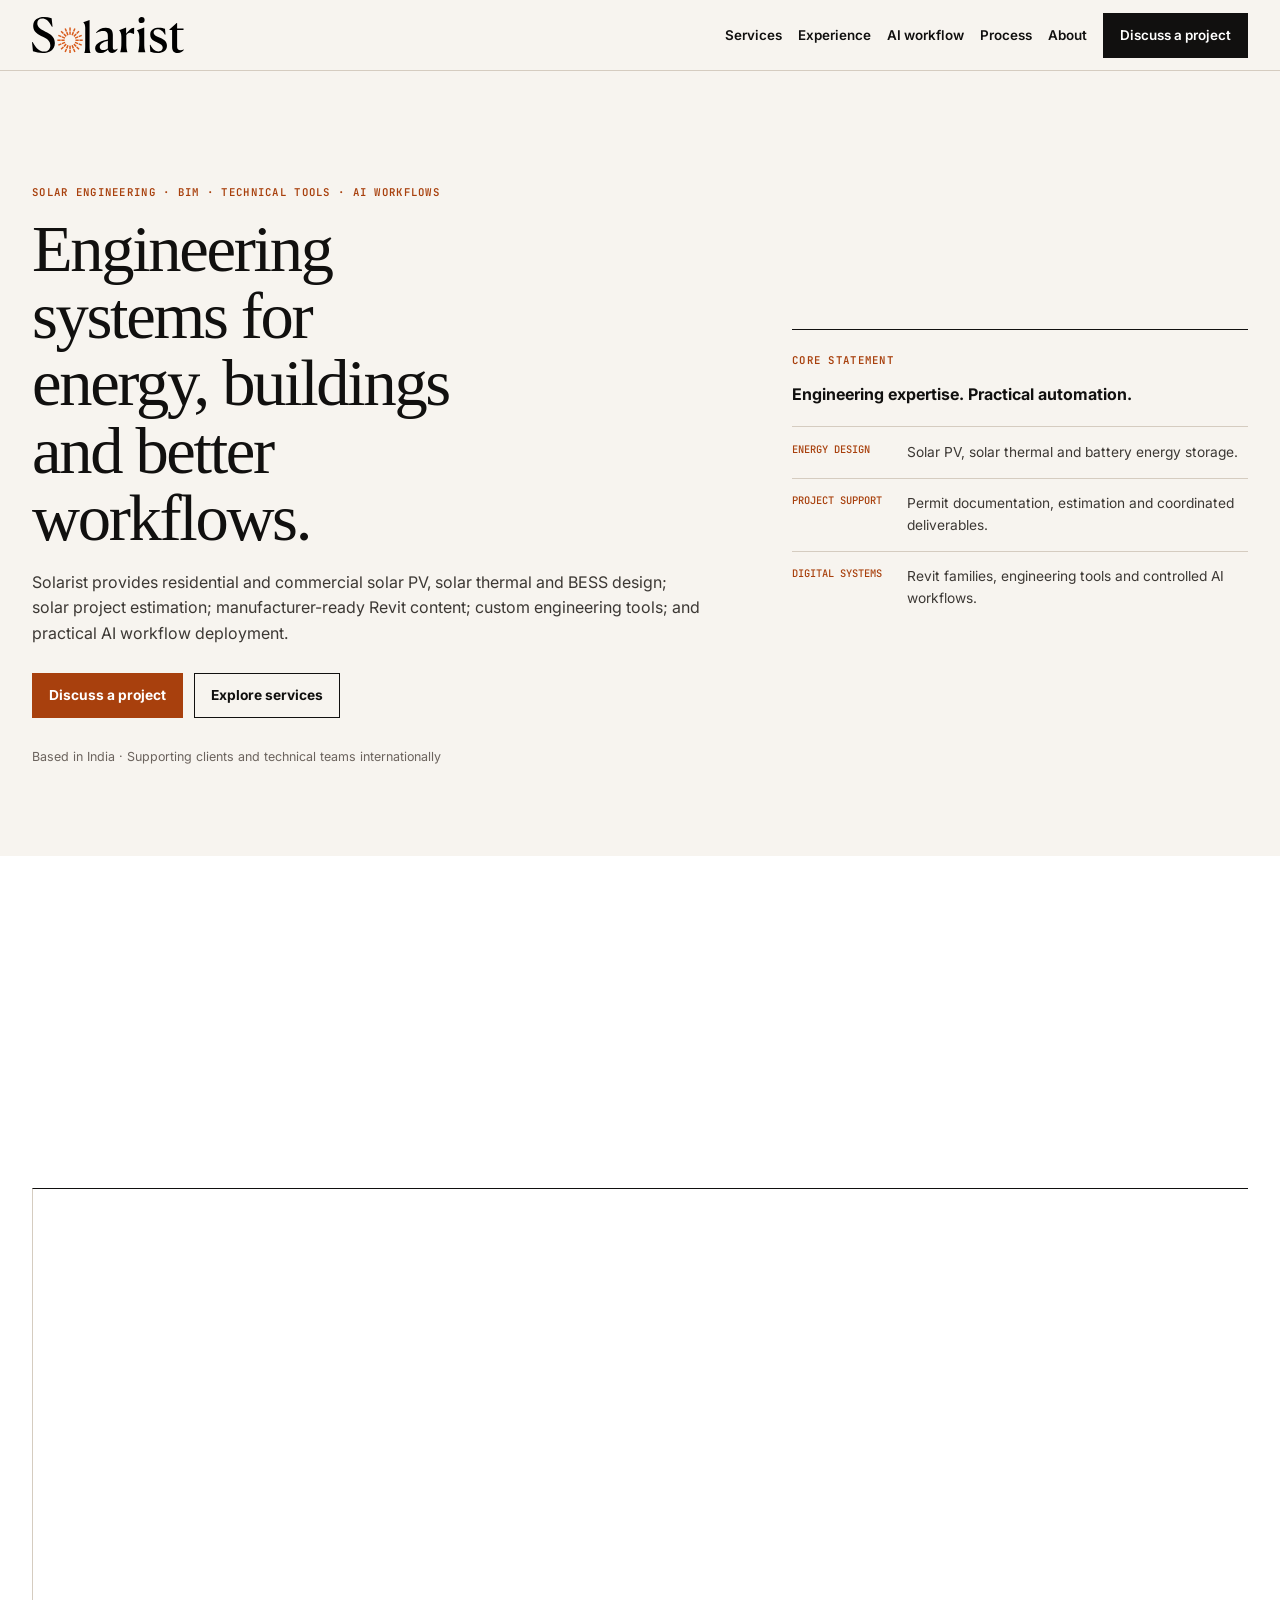
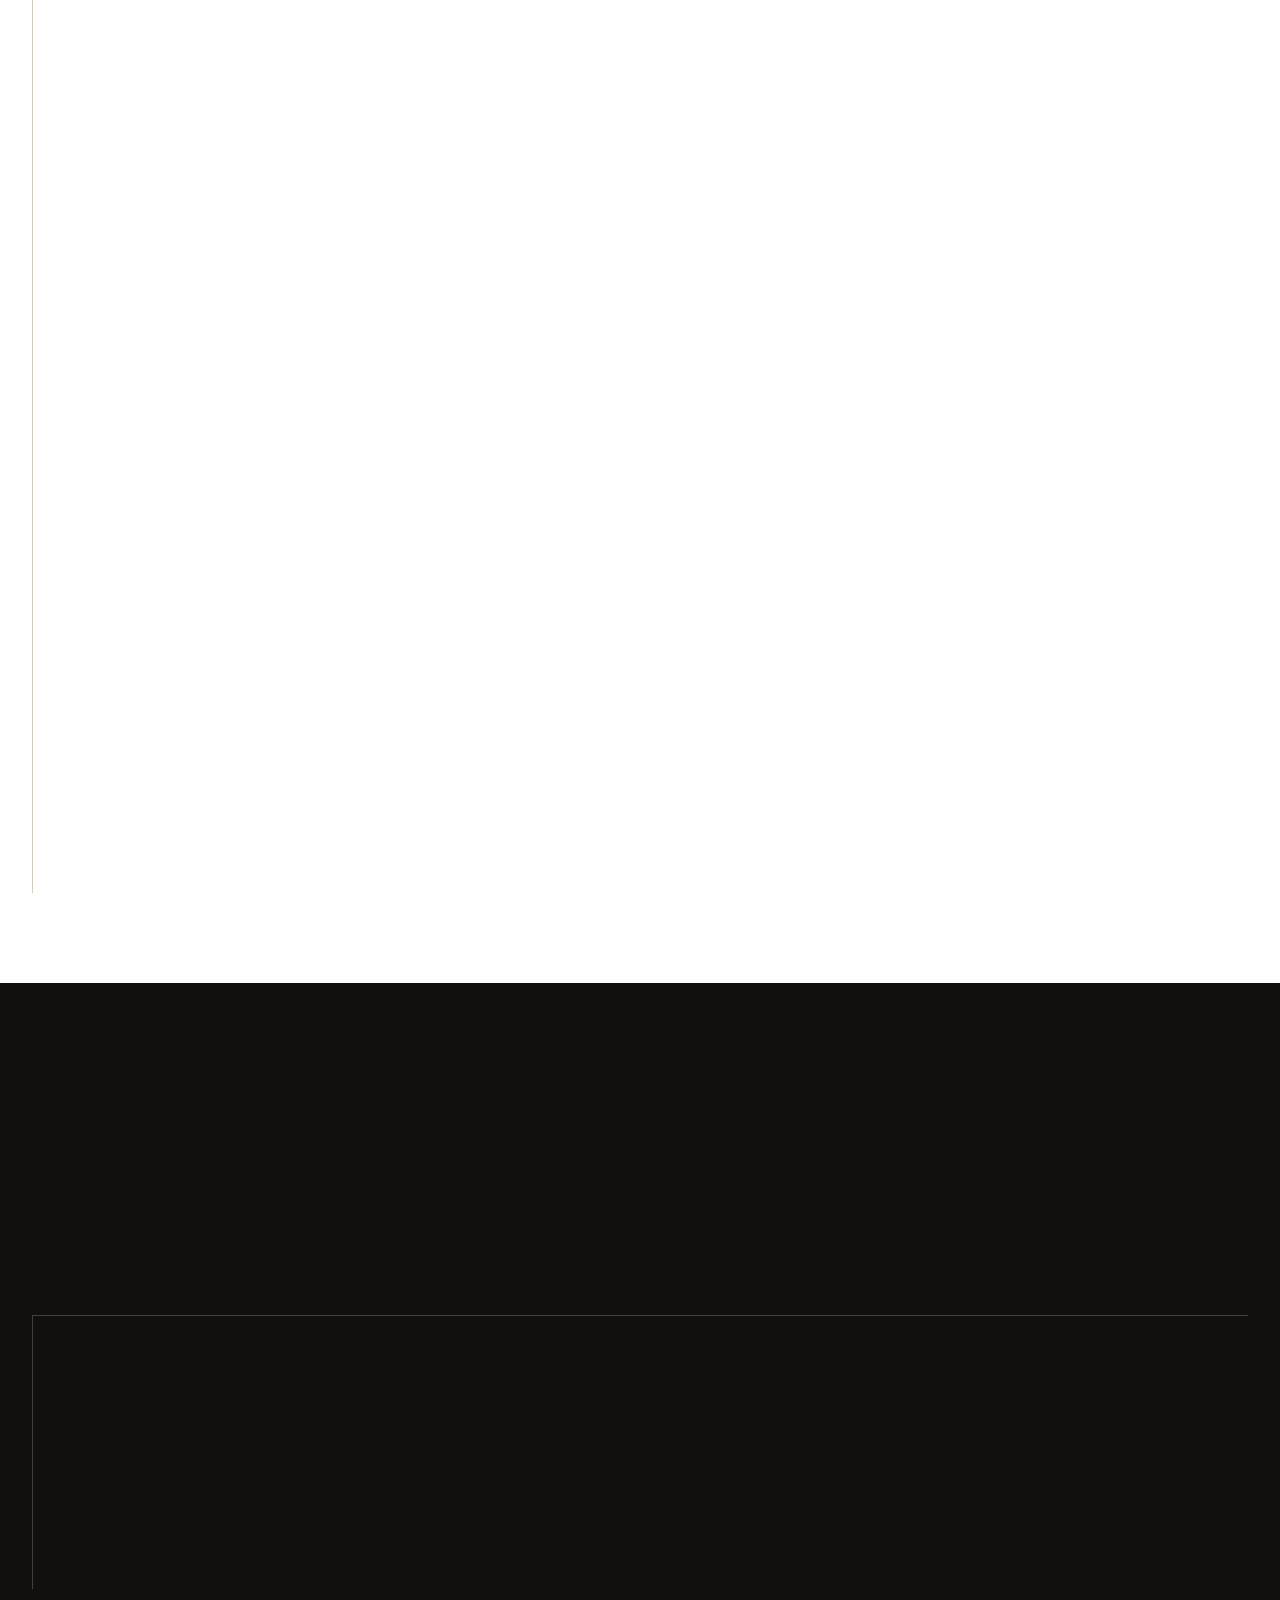
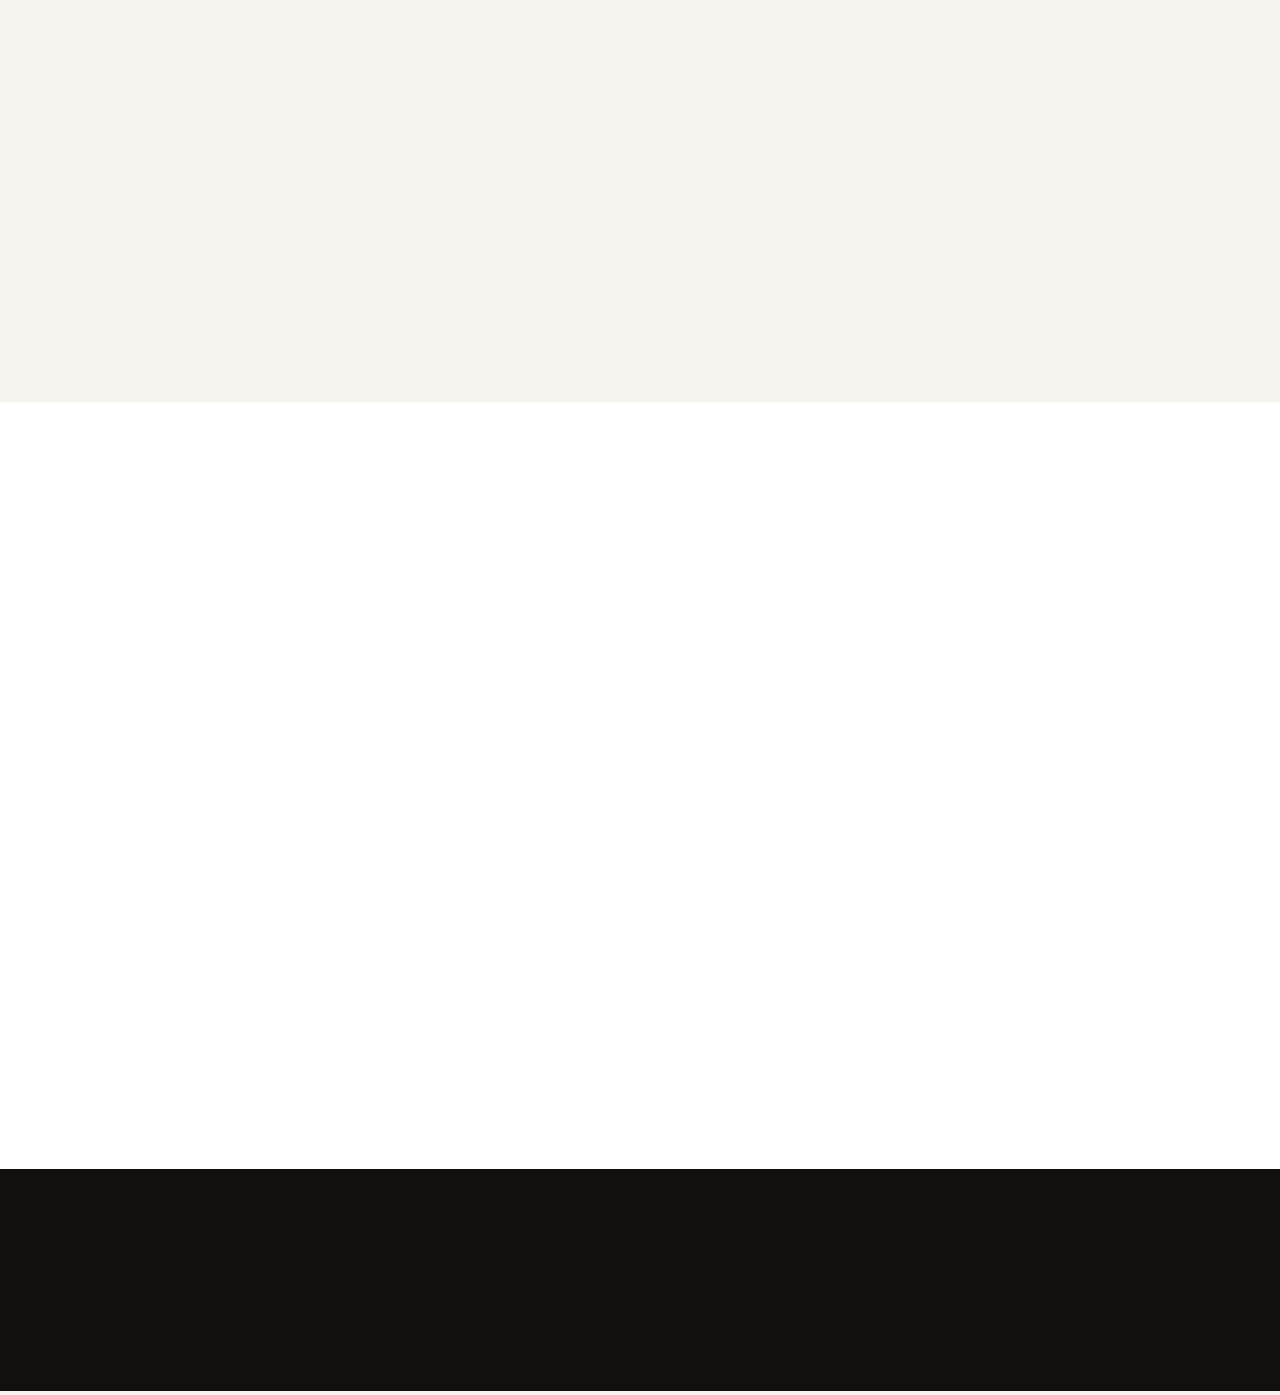
<file: index.html>
<!doctype html><html lang="en"><head><meta charset="utf-8"><meta name="viewport" content="width=device-width,initial-scale=1"><title>Solarist | Solar, BESS, Revit, estimation and AI workflows</title><meta name="description" content="Solar PV, solar thermal and BESS design; solar project estimation; Revit families; engineering tools; and practical AI workflow deployment."><meta name="theme-color" content="#11100f"><link rel="canonical" href="https://solarist.in/"><link rel="icon" href="brand/volume-02/assets/Solarist_Symbol_Micro.svg" type="image/svg+xml"><link rel="stylesheet" href="brand/volume-02/tokens/solarist-tokens.css"><link rel="preconnect" href="https://fonts.googleapis.com"><link rel="preconnect" href="https://fonts.gstatic.com" crossorigin><link href="https://fonts.googleapis.com/css2?family=Inter:wght@400;500;600;700&family=JetBrains+Mono:wght@400;500;600&display=swap" rel="stylesheet"><style>
*{box-sizing:border-box}html{scroll-behavior:smooth;scroll-padding-top:5rem}body{margin:0;background:var(--sol-surface-page);color:var(--sol-text-primary);font:16px/1.58 var(--sol-font-body);-webkit-font-smoothing:antialiased}a{color:inherit}img{display:block;max-width:100%}.shell{width:min(76rem,calc(100% - 3rem));margin:auto}.skip{position:fixed;top:-5rem;left:1rem;background:#11100f;color:#fff;padding:.7rem 1rem;z-index:999}.skip:focus{top:1rem}.site-header{position:sticky;top:0;z-index:10;background:rgb(247 244 239/.95);backdrop-filter:blur(10px);border-bottom:1px solid var(--sol-border-subtle)}.nav{min-height:4.4rem;display:flex;align-items:center;justify-content:space-between;gap:1rem}.brand img,.footer-logo{width:9.5rem}.nav-links{display:flex;align-items:center;gap:1rem}.nav-links a{text-decoration:none;font-size:.84rem;font-weight:600}.menu{display:none;background:transparent;border:1px solid var(--sol-border-subtle);padding:.55rem .8rem}.button{display:inline-flex;align-items:center;justify-content:center;min-height:2.6rem;padding:.67rem 1rem;border:1px solid #11100f;text-decoration:none;font-size:.86rem;font-weight:700}.primary{background:#11100f;color:#fff}.accent{background:var(--sol-action-accent);border-color:var(--sol-action-accent);color:#fff}.eyebrow,.kicker,.meta{font:600 .67rem var(--sol-font-data);letter-spacing:.12em;text-transform:uppercase;color:var(--sol-text-accent)}h1,.title,.display{font-family:var(--sol-font-display);font-weight:400;letter-spacing:-.035em}.hero{padding:clamp(4.8rem,8vw,7rem) 0 clamp(3.8rem,6vw,5.5rem)}.grid2{display:grid;grid-template-columns:1.2fr .8fr;gap:clamp(2.5rem,6vw,5.5rem);align-items:center}h1{font-size:clamp(2.6rem,5.2vw,4.2rem);line-height:1.01;max-width:13ch;margin:1rem 0 1.2rem}.lead{font-size:clamp(1rem,1.2vw,1.12rem);color:var(--sol-text-secondary);max-width:67ch}.actions{display:flex;gap:.7rem;flex-wrap:wrap;margin-top:1.7rem}.location{margin-top:1.8rem;color:var(--sol-text-muted);font-size:.78rem}.hero-note{border-top:1px solid #11100f;padding-top:1rem}.hero-note>strong{display:block;margin:.65rem 0 1.2rem}.cap-row{display:grid;grid-template-columns:6.2rem 1fr;gap:1rem;padding:.9rem 0;border-top:1px solid var(--sol-border-subtle)}.cap-row span{font:500 .65rem var(--sol-font-data);text-transform:uppercase;color:var(--sol-text-accent)}.cap-row p{margin:0;color:var(--sol-text-secondary);font-size:.86rem}section{padding:clamp(4rem,7vw,6.3rem) 0}.section-head{display:grid;grid-template-columns:.27fr 1fr;gap:2rem;margin-bottom:2.5rem}.title{font-size:clamp(1.9rem,3.1vw,2.65rem);line-height:1.05;max-width:17ch;margin:0}.section-copy{color:var(--sol-text-secondary);max-width:66ch;font-size:.94rem}.services,.contact{background:#fff}.service-grid{display:grid;grid-template-columns:repeat(2,1fr);border-top:1px solid #11100f;border-left:1px solid var(--sol-border-subtle)}.card{padding:clamp(1.4rem,3vw,2rem);border-right:1px solid var(--sol-border-subtle);border-bottom:1px solid var(--sol-border-subtle);display:flex;flex-direction:column;min-height:19rem}.card h3{font-size:clamp(1.12rem,1.7vw,1.35rem);line-height:1.2;margin:1.35rem 0 .7rem}.card p{color:var(--sol-text-secondary);font-size:.89rem}.card ul{padding-left:1rem;margin:auto 0 1.2rem;font-size:.85rem}.wide{grid-column:1/-1;min-height:0;display:grid;grid-template-columns:.7fr 1.3fr;gap:3rem}.wide ul{columns:2;column-gap:2rem;margin:.2rem 0 1.2rem}.text-link{color:var(--sol-text-accent);font-size:.88rem}.proof{background:#11100f;color:#fff}.proof .section-copy{color:rgb(255 255 255/.7)}.proof .kicker{color:#f0b28e}.metrics{display:grid;grid-template-columns:repeat(4,1fr);border-top:1px solid rgb(255 255 255/.2);border-left:1px solid rgb(255 255 255/.2)}.metric{padding:1.6rem;border-right:1px solid rgb(255 255 255/.2);border-bottom:1px solid rgb(255 255 255/.2)}.metric strong{display:block;font:500 clamp(1.8rem,4vw,3.35rem)/1 var(--sol-font-data);font-variant-numeric:tabular-nums;letter-spacing:-.04em}.metric span{display:block;margin-top:.75rem;color:rgb(255 255 255/.7);font-size:.84rem}.proof-note{color:rgb(255 255 255/.62);font-size:.8rem}.four,.process,.tools-grid{display:grid;grid-template-columns:repeat(4,1fr);gap:1rem}.panel{background:var(--sol-surface-warm);padding:1.25rem;min-height:12rem}.panel h3{font-size:1rem;margin:1.35rem 0 .55rem}.panel p,.step p,.tool p{color:var(--sol-text-secondary);font-size:.86rem}.automation{background:var(--sol-surface-warm)}.problem{background:#11100f;color:#fff;padding:clamp(2rem,4vw,3.4rem)}.problem h2{font:400 clamp(1.85rem,3vw,2.55rem)/1.04 var(--sol-font-display);margin:.7rem 0 1.2rem}.problem p{color:rgb(255 255 255/.72);font-size:.92rem}.ai-list{display:grid;gap:.8rem}.ai{background:#fff;border:1px solid var(--sol-border-subtle);padding:1.15rem}.ai h3{font-size:1rem;margin:.4rem 0}.ai p{margin:.3rem 0;color:var(--sol-text-secondary);font-size:.85rem}.step{border-top:1px solid #11100f;padding-top:1rem}.step h3{font:400 1.55rem var(--sol-font-display);margin:1.3rem 0 .4rem}.tools{background:var(--sol-surface-warm)}.tools-grid{grid-template-columns:repeat(3,1fr)}.tool{background:#fff;border:1px solid var(--sol-border-subtle);padding:1.35rem;min-height:12.5rem}.tool h3{font-size:1.05rem;margin:1.2rem 0 .55rem}.portrait{aspect-ratio:4/5;background:var(--sol-surface-warm);border:1px solid var(--sol-border-subtle);position:relative;display:grid;place-items:center}.portrait-mark{font:400 clamp(5rem,14vw,10rem) var(--sol-font-display);color:rgb(17 16 15/.12)}.portrait-overlay{position:absolute;inset:auto 0 0;background:rgb(17 16 15/.9);color:#fff;padding:1rem;font-size:.87rem}.display{font-size:clamp(2rem,3.2vw,2.8rem);line-height:1.05;margin:.75rem 0 1rem}form{display:grid;grid-template-columns:repeat(2,1fr);gap:.9rem}.field{display:flex;flex-direction:column;gap:.4rem}.full{grid-column:1/-1}label{font:500 .68rem var(--sol-font-data);text-transform:uppercase;letter-spacing:.08em}input,select,textarea{font:inherit;width:100%;border:1px solid var(--sol-border-subtle);background:#fff;padding:.75rem}textarea{min-height:7.5rem;resize:vertical}.form-note{grid-column:1/-1;color:var(--sol-text-muted);font-size:.76rem}.submit{grid-column:1/-1;justify-self:start}footer{background:#11100f;color:#fff;padding:2.6rem 0 1.6rem}.footer-grid{display:grid;grid-template-columns:1fr auto;gap:2rem;align-items:end}.footer-logo{filter:brightness(0) invert(1)}.footer-links{display:flex;gap:1.1rem;flex-wrap:wrap;font-size:.85rem}.footer-bottom{display:flex;justify-content:space-between;gap:1rem;flex-wrap:wrap;margin-top:1.6rem;padding-top:1rem;border-top:1px solid rgb(255 255 255/.2);color:rgb(255 255 255/.58);font-size:.76rem}
@media(max-width:64rem){.grid2{grid-template-columns:1fr}.metrics,.four{grid-template-columns:repeat(2,1fr)}}@media(max-width:48rem){.shell{width:calc(100% - 2rem)}.menu{display:block}.nav-links{display:none;position:absolute;top:100%;left:0;right:0;background:var(--sol-surface-page);padding:1rem;flex-direction:column;align-items:stretch;border-bottom:1px solid var(--sol-border-subtle)}.site-header.open .nav-links{display:flex}.hero{padding:4rem 0 3.5rem}h1{font-size:clamp(2.3rem,11vw,3.05rem)}.cap-row{grid-template-columns:1fr;gap:.25rem}section{padding:3.8rem 0}.section-head,.service-grid,.metrics,.four,.process,.tools-grid,form{grid-template-columns:1fr}.section-head{gap:.7rem;margin-bottom:1.8rem}.card{min-height:0}.wide{grid-column:auto;display:flex;gap:0}.wide ul{columns:1}.full,.form-note,.submit{grid-column:auto}.footer-grid{grid-template-columns:1fr}.footer-bottom{display:block}.footer-bottom span{display:block;margin-top:.3rem}}@media(prefers-reduced-motion:reduce){html{scroll-behavior:auto}}
</style><script type="application/ld+json">{"@context":"https://schema.org","@type":"ProfessionalService","name":"Solarist","url":"https://solarist.in/","description":"Solar PV, solar thermal and BESS engineering; solar project estimation; Revit content; engineering tools; and AI workflow deployment.","founder":{"@type":"Person","name":"Huzaifa Khan"},"areaServed":"International"}</script>
<style id="solarist-motion-v1">
:root{
  --sol-motion-duration:760ms;
  --sol-motion-distance:30px;
  --sol-motion-ease:cubic-bezier(.2,.72,.28,1);
}
.motion-reveal{
  opacity:0;
  transform:translate3d(0,var(--sol-motion-distance),0);
  filter:blur(2px);
  transition:
    opacity var(--sol-motion-duration) var(--sol-motion-ease),
    transform var(--sol-motion-duration) var(--sol-motion-ease),
    filter calc(var(--sol-motion-duration) * .8) var(--sol-motion-ease);
  transition-delay:calc(var(--motion-index,0) * 65ms);
  will-change:opacity,transform,filter;
}
.motion-reveal[data-motion="left"]{transform:translate3d(calc(var(--sol-motion-distance) * -1),0,0)}
.motion-reveal[data-motion="right"]{transform:translate3d(var(--sol-motion-distance),0,0)}
.motion-reveal[data-motion="scale"]{transform:scale(.965);filter:blur(1px)}
.motion-reveal[data-motion="fade"]{transform:none;filter:none}
.motion-reveal.is-inview{opacity:1;transform:none;filter:none}

.site-header{
  transition:background-color 320ms ease,border-color 320ms ease,box-shadow 320ms ease;
}
.site-header.is-scrolled{
  background:rgb(247 244 239/.985);
  box-shadow:0 10px 30px rgb(17 16 15/.055);
}

.card,.panel,.ai,.step,.tool,.metric,.hero-note,.portrait{
  transition:
    transform 360ms var(--sol-motion-ease),
    box-shadow 360ms var(--sol-motion-ease),
    border-color 360ms ease,
    background-color 360ms ease;
}
.card,.panel,.ai,.tool,.portrait{position:relative;overflow:hidden}
.card::before,.panel::before,.ai::before,.tool::before{
  content:"";
  position:absolute;
  top:0;left:0;
  width:100%;height:2px;
  background:var(--sol-action-accent);
  transform:scaleX(0);
  transform-origin:left;
  transition:transform 360ms var(--sol-motion-ease);
}

.button{
  transition:transform 220ms ease,box-shadow 220ms ease,background-color 220ms ease,border-color 220ms ease;
}
.text-link{
  position:relative;
  text-decoration:none;
}
.text-link::after{
  content:"";
  position:absolute;
  left:0;bottom:-.18rem;
  width:100%;height:1px;
  background:currentColor;
  transform:scaleX(.18);
  transform-origin:left;
  transition:transform 260ms ease;
}

.portrait-overlay{
  transition:transform 420ms var(--sol-motion-ease),background-color 320ms ease;
}

@media (hover:hover) and (pointer:fine){
  .card:hover,.panel:hover,.ai:hover,.tool:hover{
    transform:translateY(-6px);
    box-shadow:0 18px 44px rgb(17 16 15/.09);
    border-color:rgb(168 64 13/.35);
  }
  .metric:hover{transform:translateY(-4px);background:rgb(255 255 255/.035)}
  .card:hover::before,.panel:hover::before,.ai:hover::before,.tool:hover::before{transform:scaleX(1)}
  .button:hover{transform:translateY(-2px);box-shadow:0 10px 24px rgb(17 16 15/.12)}
  .text-link:hover::after{transform:scaleX(1)}
  .portrait:hover .portrait-overlay{transform:translateY(-4px);background:rgb(17 16 15/.96)}
}

@media (max-width:48rem){
  :root{
    --sol-motion-duration:620ms;
    --sol-motion-distance:18px;
  }
  .motion-reveal{transition-delay:calc(var(--motion-index,0) * 38ms);filter:none}
  .card,.panel,.ai,.tool,.metric{will-change:auto}
}

@media (prefers-reduced-motion:reduce){
  .motion-reveal,.motion-reveal[data-motion]{
    opacity:1!important;
    transform:none!important;
    filter:none!important;
    transition:none!important;
  }
  .card,.panel,.ai,.step,.tool,.metric,.button,.portrait,.portrait-overlay,.site-header{
    transition:none!important;
  }
}
</style>


<style id="solarist-apps-script-form-style">
/* SOLARIST_APPS_SCRIPT_FORM_V1 */
.submission-sink{position:fixed;width:1px;height:1px;border:0;clip:rect(0 0 0 0);clip-path:inset(50%);overflow:hidden;white-space:nowrap}
.enquiry-confirmation{position:fixed;inset:0;z-index:1000;display:grid;place-items:center;padding:1.25rem;background:rgb(17 16 15/.64);backdrop-filter:blur(8px);opacity:0;visibility:hidden;transition:opacity 260ms ease,visibility 0s linear 260ms}
.enquiry-confirmation.is-open{opacity:1;visibility:visible;transition:opacity 260ms ease,visibility 0s linear 0s}
.enquiry-confirmation-card{width:min(31rem,100%);background:var(--sol-surface-page);border:1px solid var(--sol-border-subtle);padding:clamp(1.6rem,5vw,2.4rem);box-shadow:0 28px 80px rgb(17 16 15/.22);transform:translateY(16px) scale(.985);transition:transform 320ms cubic-bezier(.2,.72,.28,1)}
.enquiry-confirmation.is-open .enquiry-confirmation-card{transform:translateY(0) scale(1)}
.enquiry-confirmation-mark{display:grid;place-items:center;width:2.5rem;height:2.5rem;margin-bottom:1.2rem;border:1px solid var(--sol-action-accent);color:var(--sol-text-accent);font:600 1rem var(--sol-font-data)}
.enquiry-confirmation h2{font:400 clamp(1.7rem,4vw,2.25rem)/1.08 var(--sol-font-display);margin:0 0 .8rem;letter-spacing:-.03em}
.enquiry-confirmation p{margin:0 0 1.4rem;color:var(--sol-text-secondary);font-size:.94rem}
.enquiry-confirmation .button{cursor:pointer}
.form-submit-state{display:block;grid-column:1/-1;min-height:1.2rem;margin:0;color:var(--sol-text-muted);font-size:.78rem}
@media(prefers-reduced-motion:reduce){.enquiry-confirmation,.enquiry-confirmation-card{transition:none!important}}
</style>

<style id="solarist-enquiry-experience-v2">
.enquiry-confirmation{position:fixed;inset:0;z-index:1000;display:grid;place-items:center;padding:clamp(1rem,4vw,2rem);background:rgb(17 16 15/.66);backdrop-filter:blur(18px) saturate(.78);-webkit-backdrop-filter:blur(18px) saturate(.78);opacity:0;visibility:hidden;pointer-events:none;transition:opacity 320ms ease,visibility 0s linear 320ms}
.enquiry-confirmation.is-open{opacity:1;visibility:visible;pointer-events:auto;transition:opacity 320ms ease,visibility 0s}
.enquiry-confirmation.is-closing{opacity:0;visibility:visible;pointer-events:none}
.enquiry-confirmation-card{position:relative;isolation:isolate;width:min(35rem,100%);overflow:hidden;background:var(--sol-surface-page);border:1px solid rgb(17 16 15/.1);border-radius:10px;padding:clamp(2rem,6vw,3.15rem);box-shadow:0 36px 110px rgb(0 0 0/.34);opacity:0;transform:translate3d(0,28px,0) scale(.965);filter:blur(7px);transition:opacity 320ms ease,transform 520ms cubic-bezier(.16,1,.3,1),filter 420ms ease}
.enquiry-confirmation-card::before{content:none!important}
.enquiry-confirmation.is-open .enquiry-confirmation-card{opacity:1;transform:none;filter:none}
.enquiry-confirmation.is-closing .enquiry-confirmation-card{opacity:0;transform:translate3d(0,16px,0) scale(.982);filter:blur(4px);transition-duration:240ms}
.enquiry-confirmation-accent{position:absolute;z-index:-1;top:0;left:0;width:100%;height:4px;background:linear-gradient(90deg,var(--sol-action-accent),#ef9a68 58%,var(--sol-action-accent));transform-origin:left;transform:scaleX(.12);opacity:.7;transition:transform 780ms cubic-bezier(.16,1,.3,1),opacity 360ms ease}
.enquiry-confirmation.is-open .enquiry-confirmation-accent{transform:scaleX(1);opacity:1}
.enquiry-confirmation-mark{position:relative;display:grid;place-items:center;width:4rem;height:4rem;margin:0 0 1.45rem;border:1px solid rgb(168 64 13/.5);border-radius:50%;color:var(--sol-text-accent);font:600 1.45rem/1 var(--sol-font-data);background:rgb(168 64 13/.035);transition:background-color 300ms ease,border-color 300ms ease,transform 420ms cubic-bezier(.16,1,.3,1)}
.enquiry-confirmation-symbol{display:block;opacity:0;transform:scale(.55) rotate(-12deg)}
.enquiry-confirmation[data-state="sending"] .enquiry-confirmation-mark::before{content:"";position:absolute;inset:7px;border:2px solid rgb(168 64 13/.16);border-top-color:var(--sol-action-accent);border-radius:50%;animation:solarist-enquiry-spin .82s linear infinite}
.enquiry-confirmation[data-state="success"] .enquiry-confirmation-mark{background:rgb(168 64 13/.08);transform:scale(1.02)}
.enquiry-confirmation[data-state="success"] .enquiry-confirmation-symbol{opacity:1;transform:none;animation:solarist-enquiry-check 620ms cubic-bezier(.16,1,.3,1)}
.enquiry-confirmation[data-state="error"] .enquiry-confirmation-mark{border-color:#8c342c;color:#8c342c;background:rgb(140 52 44/.06)}
.enquiry-confirmation[data-state="error"] .enquiry-confirmation-symbol{opacity:1;transform:none}
.enquiry-confirmation-kicker{margin:0 0 .75rem;color:var(--sol-text-accent);font:600 .69rem/1.3 var(--sol-font-data);letter-spacing:.14em;text-transform:uppercase}
.enquiry-confirmation h2{max-width:11ch;margin:0 0 1rem;font:400 clamp(2.15rem,7vw,3.45rem)/.98 var(--sol-font-display);letter-spacing:-.045em;text-wrap:balance}
.enquiry-confirmation-copy{max-width:42ch;margin:0;color:var(--sol-text-secondary);font-size:clamp(.95rem,2vw,1.03rem);line-height:1.68}
.enquiry-confirmation-progress{position:relative;height:3px;margin:1.65rem 0 0;overflow:hidden;background:rgb(17 16 15/.08);opacity:0;transition:opacity 240ms ease}
.enquiry-confirmation-progress span{position:absolute;inset:0;width:42%;background:var(--sol-action-accent);transform:translateX(-120%)}
.enquiry-confirmation[data-state="sending"] .enquiry-confirmation-progress{opacity:1}
.enquiry-confirmation[data-state="sending"] .enquiry-confirmation-progress span{animation:solarist-enquiry-progress 1.2s cubic-bezier(.65,0,.35,1) infinite}
.enquiry-confirmation .button{min-width:8.5rem;margin-top:1.75rem;cursor:pointer;transition:transform 220ms ease,box-shadow 220ms ease,opacity 220ms ease}
.enquiry-confirmation .button[hidden]{display:block;visibility:hidden;opacity:0;pointer-events:none;margin-top:.5rem;min-height:0;height:0;padding:0;border:0}
.enquiry-confirmation .button:hover{transform:translateY(-2px);box-shadow:0 12px 30px rgb(17 16 15/.15)}
@keyframes solarist-enquiry-spin{to{transform:rotate(360deg)}}
@keyframes solarist-enquiry-check{0%{opacity:0;transform:scale(.4) rotate(-18deg)}55%{opacity:1;transform:scale(1.16) rotate(3deg)}100%{opacity:1;transform:none}}
@keyframes solarist-enquiry-progress{0%{transform:translateX(-120%)}55%{transform:translateX(115%)}100%{transform:translateX(270%)}}
@media(max-width:36rem){.enquiry-confirmation{place-items:end center;padding:0}.enquiry-confirmation-card{width:100%;border-radius:12px 12px 0 0;padding:2rem 1.35rem 1.5rem;transform:translate3d(0,100%,0)}.enquiry-confirmation h2{font-size:clamp(2.15rem,13vw,3rem)}.enquiry-confirmation-mark{width:3.6rem;height:3.6rem}}
@media(prefers-reduced-motion:reduce){.enquiry-confirmation,.enquiry-confirmation-card,.enquiry-confirmation-accent,.enquiry-confirmation-mark,.enquiry-confirmation-symbol,.enquiry-confirmation-progress span,.enquiry-confirmation .button{animation:none!important;transition:none!important}}
</style>
</head><body><a class="skip" href="#main">Skip to content</a><header class="site-header" id="header"><div class="shell nav"><a class="brand" href="#top" aria-label="Solarist home"><img src="brand/volume-02/assets/Solarist_Logo_Primary.svg" alt="Solarist"></a><button class="menu" id="menu" aria-expanded="false" aria-controls="navigation">Menu</button><nav class="nav-links" id="navigation" aria-label="Primary"><a href="#services">Services</a><a href="#experience">Experience</a><a href="#automation">AI workflow</a><a href="#process">Process</a><a href="#about">About</a><a class="button primary" href="#contact">Discuss a project</a></nav></div></header><main id="main"><section class="hero" id="top"><div class="shell grid2"><div><p class="eyebrow">Solar engineering · BIM · Technical tools · AI workflows</p><h1>Engineering systems for energy, buildings and better workflows.</h1><p class="lead">Solarist provides residential and commercial solar PV, solar thermal and BESS design; solar project estimation; manufacturer-ready Revit content; custom engineering tools; and practical AI workflow deployment.</p><div class="actions"><a class="button accent" href="#contact">Discuss a project</a><a class="button" href="#services">Explore services</a></div><p class="location">Based in India · Supporting clients and technical teams internationally</p></div><aside class="hero-note"><span class="meta">Core statement</span><strong>Engineering expertise. Practical automation.</strong><div class="cap-row"><span>Energy design</span><p>Solar PV, solar thermal and battery energy storage.</p></div><div class="cap-row"><span>Project support</span><p>Permit documentation, estimation and coordinated deliverables.</p></div><div class="cap-row"><span>Digital systems</span><p>Revit families, engineering tools and controlled AI workflows.</p></div></aside></div></section><section class="services" id="services"><div class="shell"><div class="section-head"><p class="kicker">Service architecture</p><div><h2 class="title">Specialist delivery, organised around useful outputs.</h2><p class="section-copy">Solarist supports homeowners, installers, EPCs, engineering consultancies, manufacturers, BIM teams and established organisations.</p></div></div><div class="service-grid"><article class="card"><span class="meta">01 / Solar PV</span><h3>Residential and commercial photovoltaic engineering</h3><p>Design support from early decisions through coordinated permit-ready documentation.</p><ul><li>Rooftop and commercial systems</li><li>Module, inverter and string design</li><li>DC/AC calculations and single-line diagrams</li><li>NEC, AHJ, BOM, BOQ, voltage-drop and SCCR support</li></ul><a class="text-link" href="#contact">Discuss solar PV scope</a></article><article class="card"><span class="meta">02 / Solar Thermal</span><h3>Residential and commercial solar thermal design</h3><p>Collector, storage and mechanical documentation coordinated around the building and hot-water demand.</p><ul><li>Residential and commercial applications</li><li>System and collector layouts</li><li>Equipment coordination</li><li>Permit drawing support</li></ul><a class="text-link" href="#contact">Discuss thermal scope</a></article><article class="card"><span class="meta">03 / BESS</span><h3>Residential and commercial battery energy storage</h3><p>Integrated storage design covering capacity, equipment, protection, loads and documentation.</p><ul><li>Backup, self-consumption and hybrid PV+BESS</li><li>Capacity sizing and equipment selection</li><li>Critical-load and protection coordination</li><li>NFPA 855 and integration drawings</li></ul><a class="text-link" href="#contact">Discuss BESS scope</a></article><article class="card"><span class="meta">04 / Revit &amp; BIM</span><h3>Manufacturer-ready Revit families</h3><p>Production-quality BIM content for manufacturers and specification workflows.</p><ul><li>Native Revit family creation</li><li>SolidWorks, STEP, SAT and DWG conversion</li><li>Geometry optimisation</li><li>Parameters, connectors and QA</li></ul><a class="text-link" href="#contact">Discuss a Revit family</a></article><article class="card"><span class="meta">05 / Engineering Tools</span><h3>Custom engineering tools and technical documentation</h3><p>Focused calculators, templates and documents built around the way your team works.</p><ul><li>Calculators and decision-support tools</li><li>Design templates and checklists</li><li>Technical procedures and calculation documentation</li><li>Structured reporting templates</li></ul><a class="text-link" href="#contact">Discuss a technical tool</a></article><article class="card"><span class="meta">06 / AI Workflow Deployment</span><h3>AI applied to real operating processes</h3><p>Structured AI systems that reduce repetitive effort while preserving review and accountability.</p><ul><li>Process discovery and workflow mapping</li><li>Document extraction and knowledge assistants</li><li>Human review and exception handling</li><li>Governance and measurable outcomes</li></ul><a class="text-link" href="#automation">See the AI workflow approach</a></article><article class="card wide"><div><span class="meta">07 / Solar Project Estimation</span><h3>Cost estimation and quantity support for solar projects</h3><p>Assumption-led estimates for planning, bidding and design development.</p></div><div><ul><li>Material take-offs and BOM/BOQ</li><li>Equipment, material and labour allowances</li><li>Budgetary and preconstruction estimates</li><li>Alternates, exclusions and assumption registers</li><li>Updates as design and scope evolve</li><li>Residential and commercial coverage</li></ul><a class="text-link" href="#contact">Discuss an estimation requirement</a></div></article></div></div></section><section class="proof" id="experience"><div class="shell"><div class="section-head"><p class="kicker">Founder-led experience</p><div><h2 class="title">Evidence grounded in delivered engineering work.</h2><p class="section-copy">Broad residential knowledge and extensive commercial experience across solar, storage, BIM and technical tool-building.</p></div></div><div class="metrics" id="metrics"><div class="metric"><strong data-count="8" data-suffix="+">8+</strong><span>Years of engineering experience</span></div><div class="metric"><strong data-count="65" data-suffix="+">65+</strong><span>Projects in the founder’s portfolio</span></div><div class="metric"><strong data-count="7.1" data-decimals="1" data-suffix=" MW">7.1 MW</strong><span>PV capacity designed</span></div><div class="metric"><strong data-count="10875" data-group="true" data-suffix="+">10,875+</strong><span>PV modules specified</span></div><div class="metric"><strong data-count="800" data-group="true" data-suffix=" kWh">800 kWh</strong><span>BESS capacity designed</span></div><div class="metric"><strong data-count="20" data-suffix="+">20+</strong><span>California cities with project experience</span></div><div class="metric"><strong data-count="4">4</strong><span>California utility territories</span></div><div class="metric"><strong data-count="3">3</strong><span>Calculators adopted by teams</span></div></div><p class="proof-note">Figures describe founder experience, not a historic corporate project record for Solarist.</p></div></section><section><div class="shell"><div class="section-head"><p class="kicker">Delivery detail</p><div><h2 class="title">Technical depth without unnecessary complexity.</h2><p class="section-copy">Each service is organised around its actual constraints, review path and deliverables.</p></div></div><div class="four"><article class="panel"><span class="meta">Solar PV &amp; estimation</span><h3>Design and commercial clarity</h3><p>Layouts, calculations, schedules, take-offs and assumption-led estimates.</p></article><article class="panel"><span class="meta">Thermal &amp; BESS</span><h3>Integrated energy systems</h3><p>Collector, storage, critical-load, equipment and interface decisions.</p></article><article class="panel"><span class="meta">Revit &amp; BIM</span><h3>Efficient product content</h3><p>Useful geometry, parameters and connectors without unnecessary complexity.</p></article><article class="panel"><span class="meta">Tools &amp; AI</span><h3>Purpose-built digital systems</h3><p>Calculators, documentation and controlled AI workflows for real needs.</p></article></div></div></section><section class="automation" id="automation"><div class="shell grid2"><div class="problem"><p class="kicker">A distinct Solarist service</p><h2>Skilled people should not spend their day moving information between systems.</h2><p>Solarist identifies repetitive document, data, reporting and knowledge tasks, then deploys practical AI workflows around existing tools without replacing accountable human decisions.</p><a class="button accent" href="#contact">Discuss a repetitive process</a></div><div class="ai-list"><article class="ai"><span class="meta">01 / Discover</span><h3>Find the cost of repetition</h3><p>Map people, documents, systems, delays and approvals.</p></article><article class="ai"><span class="meta">02 / Design</span><h3>Define the controlled workflow</h3><p>Specify inputs, rules, AI tasks, validation and exceptions.</p></article><article class="ai"><span class="meta">03 / Deploy</span><h3>Connect the tools already in use</h3><p>Implement document, knowledge, reporting or task workflows.</p></article><article class="ai"><span class="meta">04 / Measure</span><h3>Track time, errors and review quality</h3><p>Measure reduced effort while preserving auditability.</p></article></div></div></section><section id="process"><div class="shell"><div class="section-head"><p class="kicker">Working process</p><div><h2 class="title">A methodical path from requirement to release.</h2></div></div><div class="process"><article class="step"><span class="meta">01 / Clarify</span><h3>Understand</h3><p>Confirm inputs, standards, constraints and intended use.</p></article><article class="step"><span class="meta">02 / Develop</span><h3>Engineer</h3><p>Create the design, model, estimate, tool or workflow.</p></article><article class="step"><span class="meta">03 / Verify</span><h3>Validate</h3><p>Run technical, usability and documentation checks.</p></article><article class="step"><span class="meta">04 / Release</span><h3>Deliver</h3><p>Provide production-ready files, support and handover.</p></article></div></div></section><section class="tools" id="tools"><div class="shell"><div class="section-head"><p class="kicker">Engineering tools</p><div><h2 class="title">Purpose-built tools for technical work.</h2><p class="section-copy">Calculators, structured documents and interfaces built around repeated calculations and review steps.</p></div></div><div class="tools-grid"><article class="tool"><span class="meta">Electrical design</span><h3>Voltage Drop Calculator</h3><p>NEC-conscious calculations with transparent assumptions.</p></article><article class="tool"><span class="meta">Compliance</span><h3>SCCR / Fault Current Tool</h3><p>A focused workflow for current rating and fault-current evaluation.</p></article><article class="tool"><span class="meta">Documentation</span><h3>Technical Templates &amp; Calculators</h3><p>Custom sheets, checklists, reports and documentation systems.</p></article></div></div></section><section id="about"><div class="shell grid2"><div class="portrait" tabindex="0"><div class="portrait-mark" aria-hidden="true">HK</div><div class="portrait-overlay"><strong>Huzaifa Khan</strong><br>Founder · Solar Engineer · Engineering Tool Builder</div></div><div><p class="kicker">Founder-led practice</p><h2 class="display">Engineering judgement, paired with practical tool-building.</h2><p class="lead">Huzaifa Khan is a Civil Engineering graduate with more than eight years of experience spanning construction, residential and commercial solar, BESS, BIM, engineering software and workflow automation.</p><p>His work combines permit-ready delivery, project estimates, calculators and controlled automation for technical teams.</p><a class="button" href="https://www.linkedin.com/in/huzaifarjkhan/" target="_blank" rel="noopener noreferrer">View LinkedIn profile</a></div></div></section><section class="contact" id="contact"><div class="shell grid2"><div><p class="kicker">Start a conversation</p><h2 class="title">Bring the requirement. We will define the next practical step.</h2><p class="section-copy">Share the market, service, available inputs, expected deliverables and schedule.</p></div><form id="solaristEnquiryForm" autocomplete="on" action="https://script.google.com/macros/s/AKfycbz2QghMUkVE-aLRTAjIxoGC-xHk0ArBqOP9a52XqDblG6EVhKaMXDXP1Sf1y2fpfgR3/exec" method="POST" target="solaristSheetSink"><input type="hidden" name="source_url" id="formSourceUrl" value=""><input type="text" name="_honey" tabindex="-1" autocomplete="off" aria-hidden="true" style="position:absolute;left:-9999px;width:1px;height:1px;opacity:0"><div class="field"><label for="name">Name</label><input id="name" name="name" autocomplete="name" autocapitalize="words" required></div><div class="field"><label for="company">Company</label><input id="company" name="company" autocomplete="organization" autocapitalize="words"></div><div class="field"><label for="email">Email</label><input id="email" name="email" type="email" autocomplete="email" inputmode="email" autocapitalize="none" spellcheck="false" required></div><div class="field"><label for="market">Project market</label><select id="market" name="project_market" autocomplete="on"><option>Residential</option><option>Commercial</option><option>Manufacturer / product</option><option>Internal company workflow</option><option>Not sure yet</option></select></div><div class="field full"><label for="service">Service</label><select id="service" name="service" autocomplete="on"><option>Solar PV engineering</option><option>Solar thermal design</option><option>BESS engineering</option><option>Revit family / BIM content</option><option>Engineering tools / technical documentation</option><option>AI workflow deployment</option><option>Solar project estimation</option><option>Other technical enquiry</option></select></div><div class="field full"><label for="message">Requirements</label><textarea id="message" name="message" autocomplete="on" autocapitalize="sentences" spellcheck="true" minlength="12" maxlength="5000" aria-describedby="solaristMessageHelp" required></textarea><small id="solaristMessageHelp" style="color:var(--sol-text-muted);font-size:.76rem">Please briefly describe your project (at least 12 characters).</small></div><div class="field full" id="solaristTurnstileField" hidden style="display:none"><div id="solaristTurnstileWidget" data-sitekey=""></div><p class="form-note" id="solaristTurnstileStatus" role="status" aria-live="polite">Verification is required before sending your enquiry.</p></div><p class="form-note">Engineering documents requiring a licensed stamp must be reviewed by the appropriate Engineer of Record.</p><button class="button accent submit" type="submit">Send enquiry</button></form></div></section></main><footer><div class="shell"><div class="footer-grid"><div><img class="footer-logo" src="brand/volume-02/assets/Solarist_Logo_Primary.svg" alt="Solarist"><p>Engineering expertise. Practical automation.</p></div><nav class="footer-links" aria-label="Footer"><a href="#services">Services</a><a href="#experience">Experience</a><a href="#automation">AI workflow</a><a href="#about">About</a><a href="#contact">Contact</a></nav></div><div class="footer-bottom"><span>© 2026 Solarist. Founder-led engineering and automation practice.</span><span>Based in India · Working internationally</span></div></div></footer><script>
const h=document.getElementById('header'),m=document.getElementById('menu'),n=document.getElementById('navigation');m.onclick=()=>{const o=h.classList.toggle('open');m.setAttribute('aria-expanded',o);m.textContent=o?'Close':'Menu'};n.querySelectorAll('a').forEach(a=>a.onclick=()=>{h.classList.remove('open');m.setAttribute('aria-expanded','false');m.textContent='Menu'});const c=[...document.querySelectorAll('[data-count]')],reduced=matchMedia('(prefers-reduced-motion: reduce)').matches;function fmt(e,v){const d=+(e.dataset.decimals||0),g=e.dataset.group==='true',s=e.dataset.suffix||'';e.textContent=new Intl.NumberFormat('en-US',{minimumFractionDigits:d,maximumFractionDigits:d,useGrouping:g}).format(v)+s}function run(e,i){const t=+e.dataset.count,start=performance.now()+i*65,d=1150+Math.min(i,4)*110;fmt(e,0);function f(now){if(now<start)return requestAnimationFrame(f);const p=Math.min((now-start)/d,1),x=1-Math.pow(1-p,3);fmt(e,t*x);p<1?requestAnimationFrame(f):fmt(e,t)}requestAnimationFrame(f)}if(!reduced&&'IntersectionObserver'in window){let done=false,o=new IntersectionObserver(es=>{if(!done&&es.some(e=>e.isIntersecting)){done=true;c.forEach(run);o.disconnect()}},{threshold:.25});o.observe(document.getElementById('metrics'))}
</script>
<script id="solarist-motion-script-v1">
(()=>{
  const reduced=window.matchMedia('(prefers-reduced-motion: reduce)').matches;
  const assigned=new Set();
  const groups=[
    ['.hero .eyebrow,.hero h1,.hero .lead,.hero .actions,.hero .location','up'],
    ['.hero-note','left'],
    ['section .section-head','up'],
    ['.service-grid .card','up'],
    ['.metrics .metric','scale'],
    ['.four .panel','up'],
    ['.automation .problem','left'],
    ['.automation .ai','right'],
    ['.process .step','up'],
    ['.tools-grid .tool','scale'],
    ['#about .portrait','left'],
    ['#about .grid2>div:last-child','right'],
    ['.proof .proof-note','fade'],
      ['#contact .grid2>div:first-child','left'],
      ['.contact .field,.contact .submit,.contact .form-note','up'],
    ['footer .footer-grid,footer .footer-bottom','up']
  ];

  groups.forEach(([selector,motion])=>{
    document.querySelectorAll(selector).forEach((el,index)=>{
      if(assigned.has(el)) return;
      assigned.add(el);
      el.classList.add('motion-reveal');
      el.dataset.motion=motion;
      el.style.setProperty('--motion-index',String(index%6));
    });
  });

  if(reduced){
    assigned.forEach(el=>el.classList.add('is-inview'));
  }else{
    const observer=new IntersectionObserver(entries=>{
      entries.forEach(entry=>{
        if(entry.isIntersecting){
          entry.target.classList.add('is-inview');
        }else{
          entry.target.classList.remove('is-inview');
        }
      });
    },{threshold:.12,rootMargin:'-3% 0px -8% 0px'});
    assigned.forEach(el=>observer.observe(el));
  }

  const header=document.querySelector('.site-header');
  const updateHeader=()=>header?.classList.toggle('is-scrolled',window.scrollY>18);
  updateHeader();
  window.addEventListener('scroll',updateHeader,{passive:true});
})();
</script>


<iframe class="submission-sink" name="solaristSheetSink" id="solaristSheetSink" title="Secure enquiry delivery" aria-hidden="true"></iframe>
<div class="enquiry-confirmation" id="enquiryConfirmation" data-state="idle" aria-hidden="true">
  <div class="enquiry-confirmation-card" role="dialog" aria-modal="true" aria-labelledby="enquiryConfirmationTitle" aria-describedby="enquiryConfirmationCopy" tabindex="-1">
    <div class="enquiry-confirmation-accent" aria-hidden="true"></div>
    <div class="enquiry-confirmation-mark" aria-hidden="true"><span class="enquiry-confirmation-symbol">✓</span></div>
    <p class="enquiry-confirmation-kicker" id="enquiryConfirmationKicker">Enquiry received</p>
    <h2 id="enquiryConfirmationTitle">Enquiry submitted.</h2>
    <p class="enquiry-confirmation-copy" id="enquiryConfirmationCopy">Thank you for contacting Solarist. Your details have been received, and we will respond within one to two business days.</p>
    <div class="enquiry-confirmation-progress" aria-hidden="true"><span></span></div>
    <button class="button primary" type="button" id="enquiryConfirmationClose">Done</button>
  </div>
</div>

<script id="solarist-apps-script-form-script">
(() => {
  const RESPONSE_SOURCE = 'solarist-enquiry-v1';
  const form = document.getElementById('solaristEnquiryForm');
  const sink = document.getElementById('solaristSheetSink');
  const modal = document.getElementById('enquiryConfirmation');
  const modalCard = modal?.querySelector('.enquiry-confirmation-card');
  const markSymbol = modal?.querySelector('.enquiry-confirmation-symbol');
  const kicker = document.getElementById('enquiryConfirmationKicker');
  const heading = document.getElementById('enquiryConfirmationTitle');
  const copy = document.getElementById('enquiryConfirmationCopy');
  const closeButton = document.getElementById('enquiryConfirmationClose');
  if (!form || !sink || !modal || !modalCard || !markSymbol || !kicker || !heading || !copy || !closeButton) return;

  let pending = false;
  let timeoutId = 0;
  let closeTimer = 0;
  let lastFocused = null;
  let submitButton = null;
  let originalLabel = '';

  let state = form.querySelector('.form-submit-state');
  if (!state) {
    state = document.createElement('p');
    state.className = 'form-submit-state';
    state.setAttribute('role', 'status');
    state.setAttribute('aria-live', 'polite');
    form.appendChild(state);
  }

  const restoreButton = () => {
    if (!submitButton) return;
    submitButton.disabled = false;
    submitButton.textContent = originalLabel || 'Send enquiry';
  };

  const setModalState = (mode, message = '') => {
    modal.dataset.state = mode;
    modalCard.setAttribute('aria-busy', mode === 'sending' ? 'true' : 'false');

    if (mode === 'sending') {
      markSymbol.textContent = '';
      kicker.textContent = 'Secure submission';
      heading.textContent = 'Sending your enquiry…';
      copy.textContent = 'Saving your details and preparing the confirmation email.';
      closeButton.hidden = true;
      return;
    }

    if (mode === 'error') {
      markSymbol.textContent = '!';
      kicker.textContent = 'Submission not confirmed';
      heading.textContent = 'Please try again.';
      copy.textContent = message || 'We could not confirm delivery. Your form details are still here.';
      closeButton.textContent = 'Return to form';
      closeButton.hidden = false;
      return;
    }

    markSymbol.textContent = '✓';
    kicker.textContent = 'Enquiry received';
    heading.textContent = 'Enquiry submitted.';
    copy.textContent = 'Thank you for contacting Solarist. Your details have been received, and we will respond within one to two business days.';
    closeButton.textContent = 'Done';
    closeButton.hidden = false;
  };

  const openConfirmation = () => {
    window.clearTimeout(closeTimer);
    if (!modal.classList.contains('is-open')) lastFocused = document.activeElement;
    modal.classList.remove('is-closing');
    modal.classList.add('is-open');
    modal.setAttribute('aria-hidden', 'false');
    document.body.style.overflow = 'hidden';
    window.setTimeout(() => modalCard.focus(), 80);
  };

  const closeConfirmation = () => {
    if (pending || !modal.classList.contains('is-open')) return;
    modal.classList.add('is-closing');
    modal.setAttribute('aria-hidden', 'true');
    document.body.style.overflow = '';
    closeTimer = window.setTimeout(() => {
      modal.classList.remove('is-open', 'is-closing');
      lastFocused?.focus?.();
    }, 280);
  };

  const failSubmission = message => {
    pending = false;
    window.clearTimeout(timeoutId);
    window.SolaristTurnstile?.reset();
    restoreButton();
    state.setAttribute('role', 'alert');
    state.textContent = message || 'We could not confirm delivery. Please try again.';
    setModalState('error', state.textContent);
    openConfirmation();
  };

  closeButton.addEventListener('click', closeConfirmation);
  modal.addEventListener('click', event => {
    if (event.target === modal) closeConfirmation();
  });
  document.addEventListener('keydown', event => {
    if (event.key === 'Escape') closeConfirmation();
  });

  const responseOrigins = new Set([
    window.location.origin,
    'https://solarist.in',
    'https://www.solarist.in',
  ]);

  window.addEventListener('message', event => {
    if (!pending || !responseOrigins.has(event.origin)) return;
    const data = event.data;
    if (!data || data.source !== RESPONSE_SOURCE) return;

    if (!data.ok) {
      failSubmission(data.message);
      return;
    }

    pending = false;
    window.clearTimeout(timeoutId);
    form.reset();
    window.SolaristTurnstile?.reset();
    state.setAttribute('role', 'status');
    state.textContent = '';
    restoreButton();
    setModalState('success');
    openConfirmation();
  });

  form.addEventListener('submit', event => {
    event.preventDefault();
    if (pending) return;
    if (!form.checkValidity()) {
      form.reportValidity();
      return;
    }

    const honeypot = form.querySelector('[name="_honey"]');
    if (honeypot?.value) return;

    const turnstileGuard = window.SolaristTurnstile;
    if (turnstileGuard?.enabled && !turnstileGuard.ready()) {
      state.setAttribute('role', 'alert');
      state.textContent = 'Please complete the security verification before sending your enquiry.';
      return;
    }

    const sourceField = document.getElementById('formSourceUrl');
    if (sourceField) sourceField.value = window.location.href;

    submitButton = form.querySelector('button[type="submit"],input[type="submit"]');
    originalLabel = submitButton?.textContent || '';
    if (submitButton) {
      submitButton.disabled = true;
      submitButton.textContent = 'Sending…';
    }

    pending = true;
    state.setAttribute('role', 'status');
    state.textContent = 'Submitting your enquiry…';
    setModalState('sending');
    openConfirmation();
    timeoutId = window.setTimeout(() => {
      if (pending) failSubmission('The submission took too long to confirm. Please try again.');
    }, 20000);

    window.requestAnimationFrame(() => {
      try {
        HTMLFormElement.prototype.submit.call(form);
      } catch (error) {
        console.error('Solarist enquiry submission failed:', error);
        failSubmission('We could not submit the enquiry. Please try again.');
      }
    });
  });
})();
</script>

<script id="solarist-clean-section-navigation">
(() => {
  const cleanAddress = () => `${window.location.pathname}${window.location.search}`;

  const findSection = hash => {
    if (!hash || hash === '#') return null;
    try {
      return document.getElementById(decodeURIComponent(hash.slice(1)));
    } catch (_) {
      return null;
    }
  };

  const scrollWithoutHash = (hash, behavior = 'smooth') => {
    const section = findSection(hash);
    if (!section) return false;
    section.scrollIntoView({ behavior, block: 'start' });
    window.history.replaceState(window.history.state, '', cleanAddress());
    return true;
  };

  document.addEventListener('click', event => {
    if (
      event.defaultPrevented ||
      event.button !== 0 ||
      event.metaKey || event.ctrlKey || event.shiftKey || event.altKey
    ) return;

    const link = event.target.closest('a[href^="#"]');
    if (!link) return;

    const hash = link.getAttribute('href');
    if (!findSection(hash)) return;

    event.preventDefault();
    scrollWithoutHash(hash, 'smooth');
  });

  if (window.location.hash) {
    const initialHash = window.location.hash;
    window.requestAnimationFrame(() => {
      window.requestAnimationFrame(() => scrollWithoutHash(initialHash, 'auto'));
    });
  }
})();
</script>
<script id="solarist-turnstile-activation">
(() => {
  // Set only the PUBLIC site key in the data-sitekey attribute above.
  // The PRIVATE secret belongs in Google Apps Script Script Properties.
  const form = document.getElementById('solaristEnquiryForm');
  const field = document.getElementById('solaristTurnstileField');
  const widget = document.getElementById('solaristTurnstileWidget');
  const status = document.getElementById('solaristTurnstileStatus');
  const sitekey = widget?.getAttribute('data-sitekey')?.trim() || '';
  if (!form || !field || !widget || !status || !sitekey) return;

  field.hidden = false;
  field.style.display = '';
  let widgetId = null;
  let currentToken = '';
  const tokenField = document.createElement('input');
  tokenField.type = 'hidden';
  tokenField.name = 'cf-turnstile-response';
  form.appendChild(tokenField);

  const updateToken = token => {
    currentToken = token || '';
    tokenField.value = currentToken;
    status.textContent = currentToken
      ? 'Security verification completed.'
      : 'Please complete the security verification before submitting.';
  };

  window.SolaristTurnstile = {
    enabled: true,
    ready: () => !!currentToken,
    reset: () => {
      updateToken('');
      if (widgetId !== null && window.turnstile) {
        try { window.turnstile.reset(widgetId); } catch (error) {
          console.warn('Solarist verification reset failed');
        }
      }
    }
  };

  const script = document.createElement('script');
  script.src = 'https://challenges.cloudflare.com/turnstile/v0/api.js?render=explicit';
  script.async = true;
  script.onload = () => {
    if (!window.turnstile) return;
    widgetId = window.turnstile.render(widget, {
      sitekey: sitekey,
      action: 'solarist_enquiry',
      theme: 'light',
      'response-field': false,
      callback: updateToken,
      'expired-callback': () => updateToken(''),
      'error-callback': () => updateToken('')
    });
  };
  script.onerror = () => {
    status.textContent = 'Verification could not load. Check your internet connection and reload the page.';
  };
  document.head.appendChild(script);
})();
</script>
</body></html>
</file>
<file: brand/volume-02/tokens/solarist-tokens.css>
/* Solarist Brand Strategy & Digital System - Volume 02
   Starter implementation tokens. Validate in Figma and production before release. */
:root {
  /* Core palette */
  --sol-color-ink: #11100f;
  --sol-color-ink-700: #3c3834;
  --sol-color-ink-500: #6b635d;
  --sol-color-paper: #ebe3d6;
  --sol-color-canvas: #f7f4ef;
  --sol-color-white: #ffffff;
  --sol-color-line: #d5ccc0;
  --sol-color-sun-display: #d85a1a;
  --sol-color-sun-text: #a8400d;
  --sol-color-ember: #ed7a3f;
  --sol-color-success: #2f6b4f;
  --sol-color-warning: #8a5a00;
  --sol-color-error: #b42318;
  --sol-color-info: #1f5f8b;

  /* Semantic colour roles */
  --sol-text-primary: var(--sol-color-ink);
  --sol-text-secondary: var(--sol-color-ink-700);
  --sol-text-muted: var(--sol-color-ink-500);
  --sol-text-accent: var(--sol-color-sun-text);
  --sol-surface-page: var(--sol-color-canvas);
  --sol-surface-warm: var(--sol-color-paper);
  --sol-surface-raised: var(--sol-color-white);
  --sol-action-primary: var(--sol-color-ink);
  --sol-action-accent: var(--sol-color-sun-text);
  --sol-border-subtle: var(--sol-color-line);
  --sol-focus-ring: var(--sol-color-sun-text);

  /* Typography */
  --sol-font-display: "Canela Deck", Georgia, "Times New Roman", serif;
  --sol-font-body: "Inter", system-ui, -apple-system, "Segoe UI", sans-serif;
  --sol-font-data: "JetBrains Mono", "SFMono-Regular", Consolas, monospace;

  --sol-type-d1: clamp(3.5rem, 7vw, 6rem);
  --sol-type-d2: clamp(2.75rem, 5vw, 4.5rem);
  --sol-type-h1: clamp(2.25rem, 4vw, 3rem);
  --sol-type-h2: clamp(1.75rem, 3vw, 2rem);
  --sol-type-h3: clamp(1.375rem, 2vw, 1.5rem);
  --sol-type-lead: clamp(1.125rem, 1.5vw, 1.25rem);
  --sol-type-body: 1rem;
  --sol-type-small: 0.875rem;
  --sol-type-caption: 0.6875rem;

  --sol-leading-display: 0.98;
  --sol-leading-heading: 1.15;
  --sol-leading-body: 1.6;
  --sol-leading-small: 1.55;
  --sol-leading-caption: 1.4;

  /* Spacing: 4 px base */
  --sol-space-1: 0.25rem;
  --sol-space-2: 0.5rem;
  --sol-space-3: 0.75rem;
  --sol-space-4: 1rem;
  --sol-space-6: 1.5rem;
  --sol-space-8: 2rem;
  --sol-space-12: 3rem;
  --sol-space-16: 4rem;
  --sol-space-24: 6rem;
  --sol-space-32: 8rem;

  /* Shape and elevation */
  --sol-radius-sm: 0.5rem;
  --sol-radius-md: 0.75rem;
  --sol-radius-lg: 1.25rem;
  --sol-shadow-raised: 0 12px 30px rgb(17 16 15 / 0.08);

  /* Layout */
  --sol-content-max: 80rem;
  --sol-grid-columns: 12;
  --sol-grid-gutter: clamp(1rem, 2vw, 2rem);
  --sol-touch-target: 2.75rem;

  /* Motion */
  --sol-duration-fast: 120ms;
  --sol-duration-base: 200ms;
  --sol-duration-slow: 320ms;
  --sol-ease-standard: cubic-bezier(0.2, 0.8, 0.2, 1);

  /* Breakpoints for documentation; CSS custom properties cannot drive media queries */
  --sol-breakpoint-sm: 30rem;
  --sol-breakpoint-md: 48rem;
  --sol-breakpoint-lg: 64rem;
  --sol-breakpoint-xl: 80rem;
}

:focus-visible {
  outline: 3px solid var(--sol-focus-ring);
  outline-offset: 3px;
}

/* Founder portrait is loaded from the repository root. Higher-specificity and
   !important rules intentionally override the production page's inline block. */
body .portrait {
  isolation: isolate;
  overflow: hidden;
  background-image:
    linear-gradient(to top, rgb(17 16 15 / 0.92) 0%, rgb(17 16 15 / 0.22) 38%, transparent 66%),
    url("../../../1739488938549.jpg") !important;
  background-size: 100% auto !important;
  background-position: center 18% !important;
  background-repeat: no-repeat !important;
  box-shadow: 0 24px 64px rgb(17 16 15 / 0.14);
  transition:
    background-size 900ms cubic-bezier(.18,.76,.24,1),
    box-shadow 480ms ease,
    transform 480ms cubic-bezier(.2,.72,.28,1) !important;
}

body .portrait::before {
  content: "";
  position: absolute;
  inset: 0;
  z-index: 1;
  background: linear-gradient(110deg, transparent 18%, rgb(255 255 255 / 0.17) 44%, transparent 63%);
  transform: translateX(-135%);
  transition: transform 950ms cubic-bezier(.18,.76,.24,1);
  pointer-events: none;
}

body .portrait-mark {
  opacity: 0 !important;
}

body .portrait-overlay {
  z-index: 2;
  background: transparent !important;
  padding: 1.35rem !important;
  transform: translateY(.55rem);
  transition: transform 520ms cubic-bezier(.2,.72,.28,1) !important;
}

body .portrait:hover,
body .portrait:focus-visible {
  background-size: 106% auto !important;
  box-shadow: 0 32px 78px rgb(17 16 15 / 0.22);
  transform: translateY(-4px);
}

body .portrait:hover::before,
body .portrait:focus-visible::before {
  transform: translateX(135%);
}

body .portrait:hover .portrait-overlay,
body .portrait:focus-visible .portrait-overlay {
  transform: translateY(0) !important;
}

/* Navigation interaction polish */
.site-header .nav-links a:not(.button) {
  position: relative;
  padding-block: .42rem;
  transition: color 220ms ease, transform 220ms ease !important;
}

.site-header .nav-links a:not(.button)::after {
  content: "";
  position: absolute;
  left: 0;
  right: 0;
  bottom: .14rem;
  height: 1px;
  background: var(--sol-action-accent);
  transform: scaleX(0);
  transform-origin: left;
  transition: transform 280ms cubic-bezier(.2,.72,.28,1);
}

.site-header .nav-links a:not(.button):hover,
.site-header .nav-links a:not(.button):focus-visible {
  color: var(--sol-text-accent);
  transform: translateY(-1px);
}

.site-header .nav-links a:not(.button):hover::after,
.site-header .nav-links a:not(.button):focus-visible::after {
  transform: scaleX(1);
}

.site-header .menu {
  position: relative;
  width: 2.8rem;
  height: 2.8rem;
  padding: 0 !important;
  overflow: hidden;
  color: var(--sol-color-ink);
  font-size: 0 !important;
  cursor: pointer;
  transition: border-color 220ms ease, background-color 220ms ease, transform 220ms ease !important;
}

.site-header .menu::before,
.site-header .menu::after {
  content: "";
  position: absolute;
  left: 50%;
  width: 19px;
  height: 1.5px;
  background: currentColor;
  transform: translateX(-50%);
  transition: top 300ms cubic-bezier(.2,.72,.28,1), transform 300ms cubic-bezier(.2,.72,.28,1), box-shadow 180ms ease;
}

.site-header .menu::before {
  top: 13px;
  box-shadow: 0 6px 0 currentColor;
}

.site-header .menu::after {
  top: 25px;
}

.site-header.open .menu::before {
  top: 21px;
  transform: translateX(-50%) rotate(45deg);
  box-shadow: 0 0 0 transparent;
}

.site-header.open .menu::after {
  top: 21px;
  transform: translateX(-50%) rotate(-45deg);
}

.site-header .menu:hover {
  border-color: var(--sol-action-accent);
  background: rgb(168 64 13 / 0.05);
  transform: translateY(-1px);
}

/* Professional acknowledgement modal, styled over the existing accessible markup. */
body .enquiry-confirmation {
  background: rgb(17 16 15 / 0.7) !important;
  backdrop-filter: blur(14px) !important;
  transition: opacity 320ms ease, visibility 0s linear 320ms !important;
}

body .enquiry-confirmation.is-open {
  transition: opacity 320ms ease, visibility 0s !important;
}

body .enquiry-confirmation-card {
  position: relative;
  overflow: hidden;
  width: min(36rem, 100%) !important;
  padding: clamp(2rem, 5vw, 3.2rem) !important;
  border: 1px solid rgb(255 255 255 / 0.26) !important;
  box-shadow: 0 42px 120px rgb(0 0 0 / 0.36) !important;
  opacity: 0;
  transform: translateY(30px) scale(.96) !important;
  transition: transform 540ms cubic-bezier(.16,.8,.24,1), opacity 360ms ease !important;
}

body .enquiry-confirmation-card::before {
  content: "";
  position: absolute;
  inset: 0 0 auto;
  height: 4px;
  background: linear-gradient(90deg, var(--sol-action-accent), var(--sol-color-ember));
}

body .enquiry-confirmation.is-open .enquiry-confirmation-card {
  opacity: 1;
  transform: translateY(0) scale(1) !important;
}

body .enquiry-confirmation-mark {
  width: 3.5rem !important;
  height: 3.5rem !important;
  margin-bottom: 1.45rem !important;
  border-radius: 50%;
  background: rgb(168 64 13 / 0.08);
  font-size: 1.35rem !important;
  transform: scale(.72) rotate(-8deg);
  opacity: 0;
}

body .enquiry-confirmation.is-open .enquiry-confirmation-mark {
  animation: solarist-confirm-mark 620ms 180ms cubic-bezier(.16,.8,.24,1) forwards;
}

body .enquiry-confirmation h2 {
  font-size: clamp(2rem, 5vw, 3rem) !important;
  max-width: 12ch;
  margin-bottom: 1rem !important;
}

body .enquiry-confirmation p {
  max-width: 48ch;
  margin-bottom: 1.8rem !important;
  line-height: 1.65;
}

body .enquiry-confirmation .button {
  min-width: 9rem;
  cursor: pointer;
}

@keyframes solarist-confirm-mark {
  to { opacity: 1; transform: scale(1) rotate(0); }
}

@media (max-width: 48rem) {
  body .portrait {
    background-position: center 14% !important;
  }

  .site-header .menu {
    display: block !important;
  }

  .site-header .nav-links {
    display: flex !important;
    opacity: 0;
    visibility: hidden;
    pointer-events: none;
    transform: translateY(-10px);
    box-shadow: 0 18px 40px rgb(17 16 15 / 0.08);
    transition: opacity 250ms ease, transform 300ms cubic-bezier(.2,.72,.28,1), visibility 0s linear 300ms !important;
  }

  .site-header.open .nav-links {
    opacity: 1;
    visibility: visible;
    pointer-events: auto;
    transform: translateY(0);
    transition: opacity 250ms ease, transform 300ms cubic-bezier(.2,.72,.28,1), visibility 0s !important;
  }

  .site-header .nav-links a {
    opacity: 0;
    transform: translateY(-6px);
    transition: opacity 220ms ease, transform 260ms ease !important;
  }

  .site-header.open .nav-links a {
    opacity: 1;
    transform: translateY(0);
  }

  .site-header.open .nav-links a:nth-child(2) { transition-delay: 35ms !important; }
  .site-header.open .nav-links a:nth-child(3) { transition-delay: 70ms !important; }
  .site-header.open .nav-links a:nth-child(4) { transition-delay: 105ms !important; }
  .site-header.open .nav-links a:nth-child(5) { transition-delay: 140ms !important; }
  .site-header.open .nav-links a:nth-child(6) { transition-delay: 175ms !important; }

  body .enquiry-confirmation-card {
    padding: 2.15rem 1.4rem 1.55rem !important;
  }
}

@media (prefers-reduced-motion: reduce) {
  *, *::before, *::after {
    scroll-behavior: auto !important;
    animation-duration: 0.01ms !important;
    animation-iteration-count: 1 !important;
    transition-duration: 0.01ms !important;
  }
}
</file>
